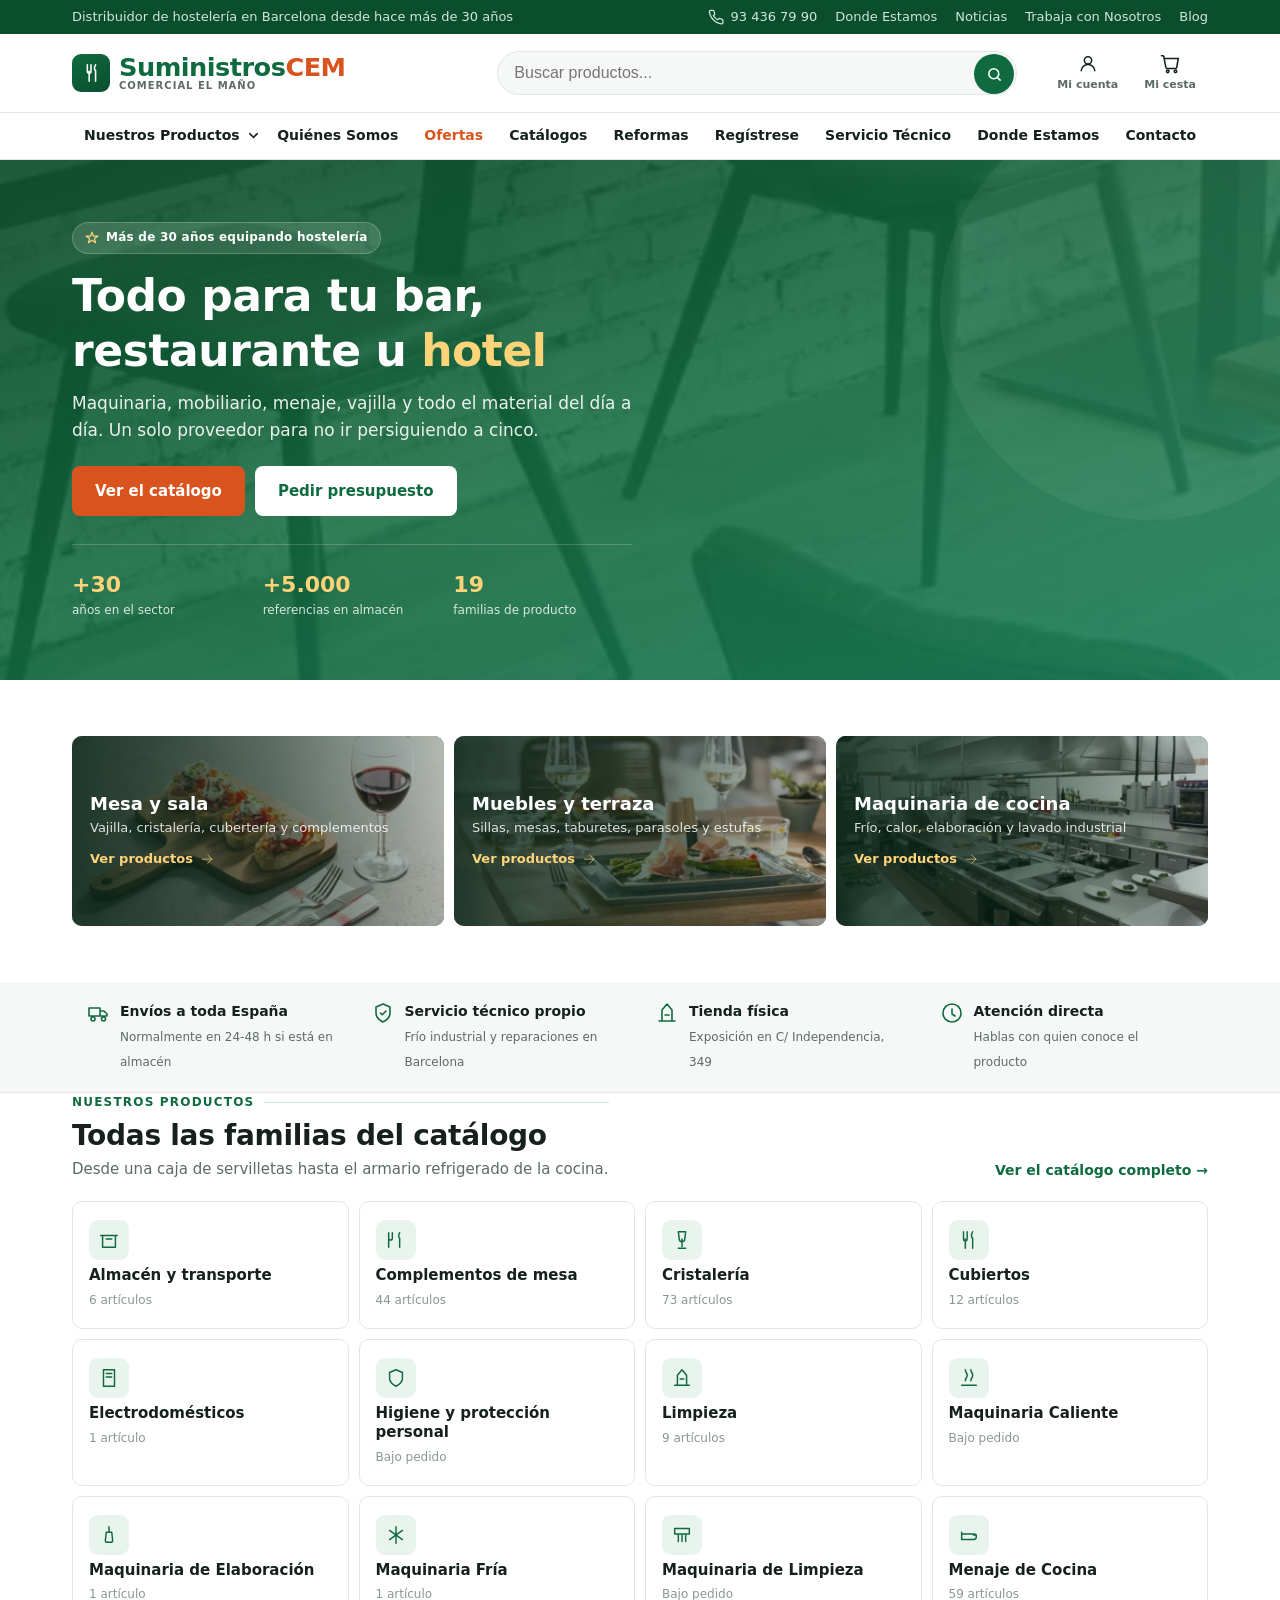
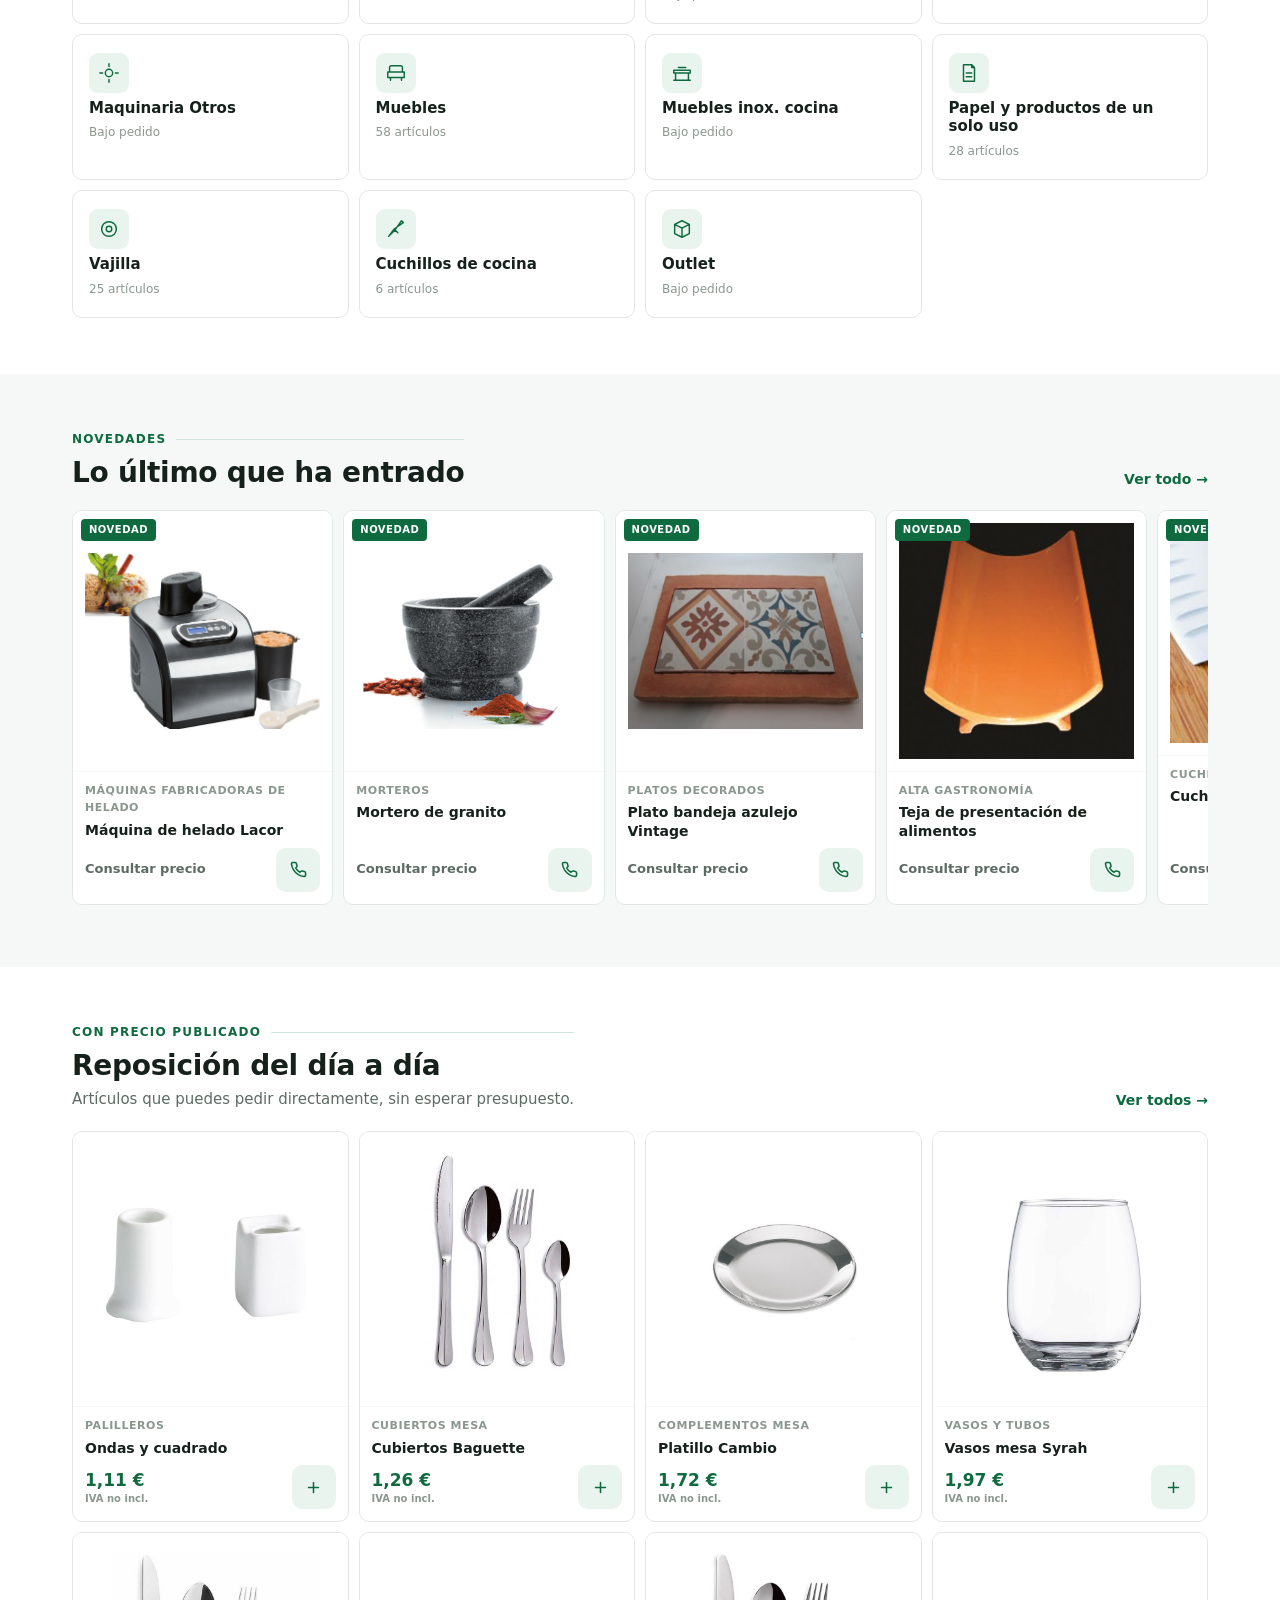
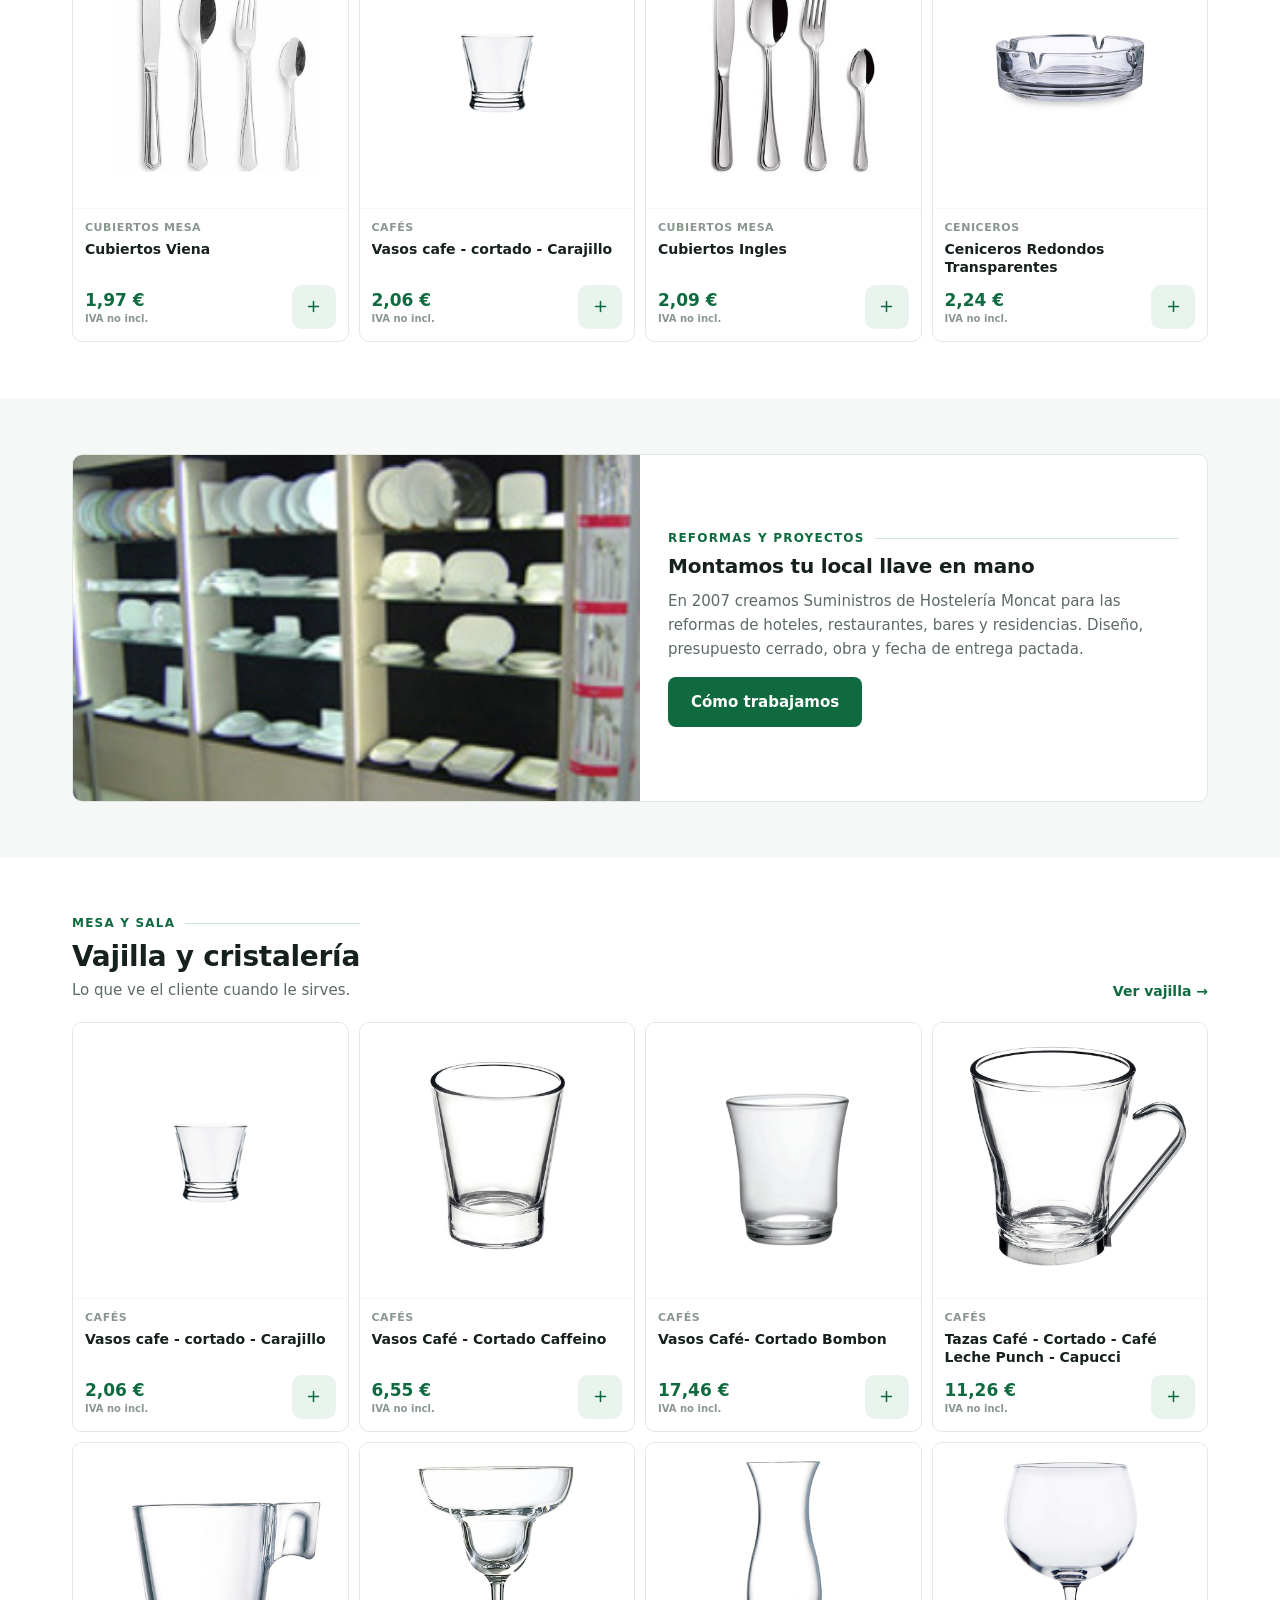
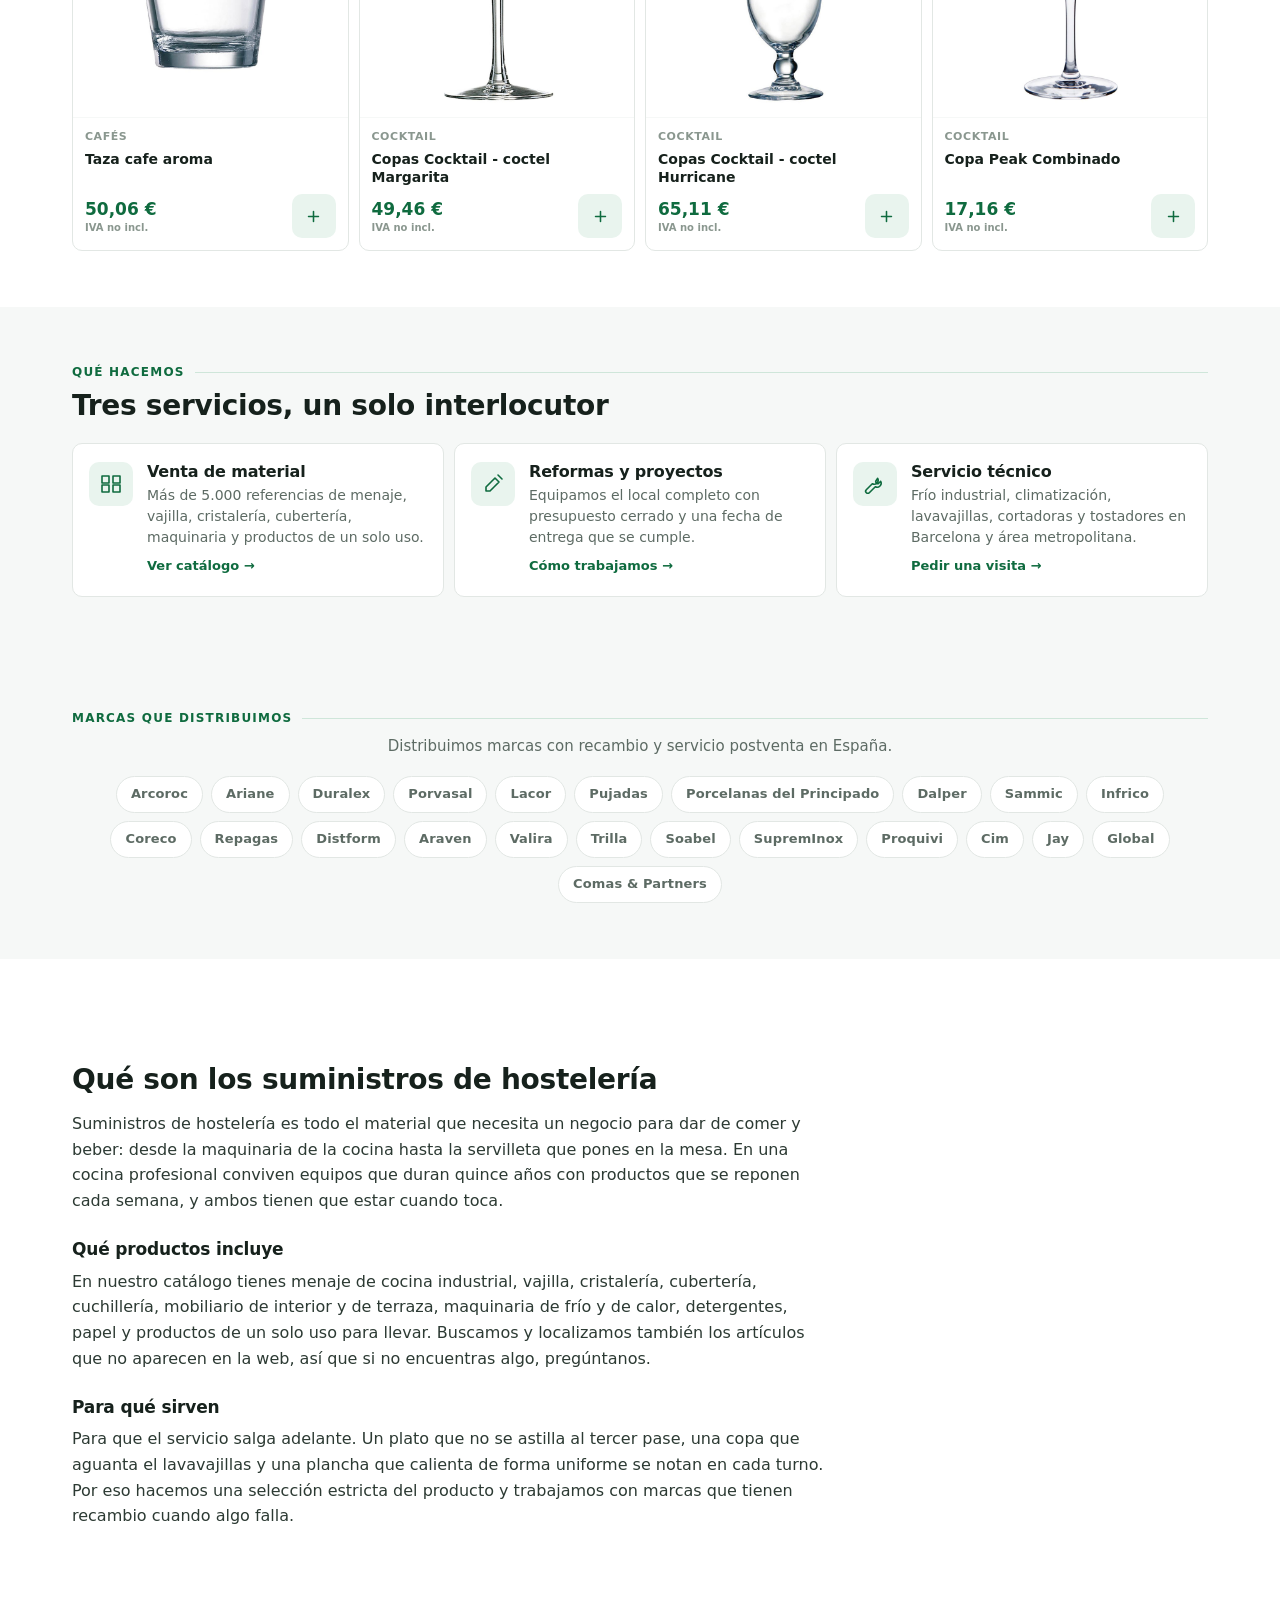
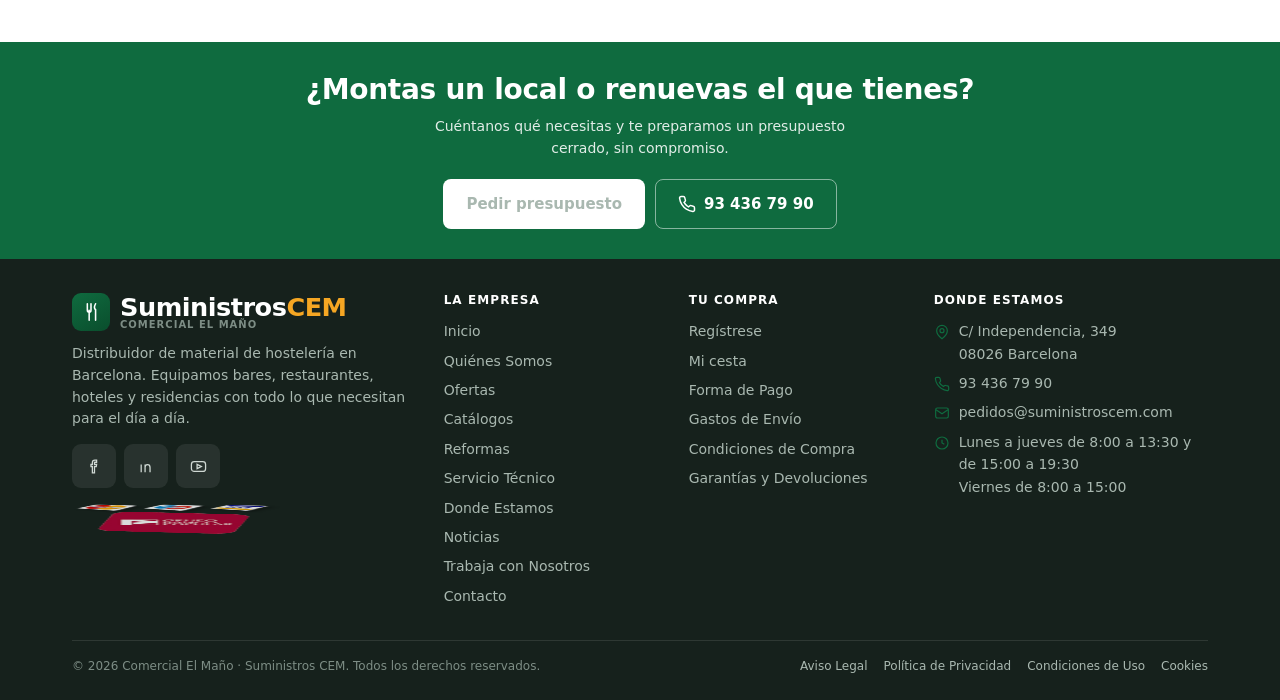
<file: index.html>
<!DOCTYPE html>
<html lang="es">
<head>
<meta charset="utf-8">
<meta name="viewport" content="width=device-width, initial-scale=1, viewport-fit=cover">
<title>Suministros CEM · Comercial El Maño | Suministros de hostelería en Barcelona</title>
<meta name="description" content="Distribuidor de suministros de hostelería en Barcelona desde hace más de 30 años. Maquinaria, mobiliario, menaje, vajilla, cristalería y productos de un solo uso para bares, restaurantes y hoteles.">
<meta name="theme-color" content="#0f6b3f">
<meta name="robots" content="noindex, nofollow">
<meta property="og:type" content="website">
<meta property="og:title" content="Suministros CEM · Comercial El Maño">
<meta property="og:description" content="Todo para tu bar, restaurante u hotel. Más de 30 años equipando la hostelería desde Barcelona.">
<meta property="og:image" content="https://ggeelcano.github.io/suministroscem/img/images_local_inicio.jpg">
<meta property="og:url" content="https://ggeelcano.github.io/suministroscem/">
<meta property="og:locale" content="es_ES">
<link rel="icon" href="data:image/svg+xml,%3Csvg xmlns='http://www.w3.org/2000/svg' viewBox='0 0 32 32'%3E%3Crect width='32' height='32' rx='7' fill='%230f6b3f'/%3E%3Cpath d='M11 7v8a2.5 2.5 0 0 0 5 0V7M13.5 15v10M21 7c-1.6 3-1.6 6 0 7v11' stroke='%23fff' stroke-width='2' fill='none' stroke-linecap='round'/%3E%3C/svg%3E">
<link rel="stylesheet" href="styles.css">
<script type="application/ld+json">
{
  "@context": "https://schema.org",
  "@type": "Store",
  "name": "Suministros CEM · Comercial El Maño",
  "description": "Distribuidor de suministros de hostelería en Barcelona.",
  "telephone": "+34934367990",
  "email": "pedidos@suministroscem.com",
  "address": {
    "@type": "PostalAddress",
    "streetAddress": "Calle Independencia, 349",
    "postalCode": "08026",
    "addressLocality": "Barcelona",
    "addressCountry": "ES"
  },
  "openingHoursSpecification": [
    { "@type": "OpeningHoursSpecification", "dayOfWeek": ["Monday","Tuesday","Wednesday","Thursday"], "opens": "08:00", "closes": "13:30" },
    { "@type": "OpeningHoursSpecification", "dayOfWeek": ["Monday","Tuesday","Wednesday","Thursday"], "opens": "15:00", "closes": "19:30" },
    { "@type": "OpeningHoursSpecification", "dayOfWeek": "Friday", "opens": "08:00", "closes": "15:00" }
  ]
}
</script>
</head>
<body>

<a href="#contenido" class="oculto-visual">Saltar al contenido</a>

<div class="avisobar" id="avisobar" hidden>
  <span id="avisobar-txt"></span>
</div>

<header class="cabecera" id="cabecera">

  <div class="barra-utilidad">
    <div class="contenedor">
      <div class="util-izq">
        <span>Distribuidor de hostelería en Barcelona desde hace más de 30 años</span>
      </div>
      <div class="util-der">
        <a href="tel:+34934367990">
          <svg viewBox="0 0 24 24" width="14" height="14" fill="none" stroke="currentColor" stroke-width="1.9"><path d="M22 16.9v3a2 2 0 0 1-2.2 2 19.8 19.8 0 0 1-8.6-3.1 19.5 19.5 0 0 1-6-6A19.8 19.8 0 0 1 2.1 4.2 2 2 0 0 1 4.1 2h3a2 2 0 0 1 2 1.7c.1 1 .4 1.9.7 2.8a2 2 0 0 1-.5 2.1L8.1 9.9a16 16 0 0 0 6 6l1.3-1.2a2 2 0 0 1 2.1-.5c.9.3 1.8.6 2.8.7a2 2 0 0 1 1.7 2z"/></svg>
          93 436 79 90
        </a>
        <a href="#/donde-estamos">Donde Estamos</a>
        <a href="#/noticias">Noticias</a>
        <a href="#/trabaja-con-nosotros">Trabaja con Nosotros</a>
        <a href="#/blog">Blog</a>
      </div>
    </div>
  </div>

  <div class="cabecera-main">
    <div class="contenedor">

      <button class="btn-icono btn-menu" id="btn-menu" aria-label="Abrir el menú" aria-expanded="false">
        <svg viewBox="0 0 24 24"><path d="M3 6h18M3 12h18M3 18h18" stroke-linecap="round"/></svg>
      </button>

      <a href="#/" class="logo" aria-label="Suministros CEM, ir al inicio">
        <span class="logo-icono" aria-hidden="true">
          <svg viewBox="0 0 24 24"><path d="M8 3v7a2 2 0 0 0 4 0V3M10 10v11M17 3c-1.4 2.6-1.4 5.4 0 6.5V21" stroke-linecap="round"/></svg>
        </span>
        <span class="logo-marca">
          <span class="logo-cem">Suministros<b>CEM</b></span>
          <span class="logo-sub">Comercial El Maño</span>
        </span>
      </a>

      <div class="buscador">
        <form id="form-buscar" role="search" autocomplete="off">
          <label class="oculto-visual" for="q">Buscar productos</label>
          <input type="search" id="q" name="q" placeholder="Buscar productos..." aria-label="Buscar productos">
          <button type="submit" aria-label="Buscar">
            <svg viewBox="0 0 24 24"><circle cx="11" cy="11" r="7"/><path d="M20 20l-3.5-3.5" stroke-linecap="round"/></svg>
          </button>
        </form>
        <div class="sugerencias" id="sugerencias" role="listbox" aria-label="Sugerencias de búsqueda"></div>
      </div>

      <div class="acciones">
        <a href="#/registrese" class="btn-icono" aria-label="Área de cliente">
          <svg viewBox="0 0 24 24"><circle cx="12" cy="8" r="4"/><path d="M4.5 20a7.5 7.5 0 0 1 15 0"/></svg>
          <span class="etiqueta">Mi cuenta</span>
        </a>
        <a href="#/carrito" class="btn-icono" aria-label="Ver la cesta">
          <svg viewBox="0 0 24 24"><path d="M6 6h15l-1.6 9.3a2 2 0 0 1-2 1.7H9.4a2 2 0 0 1-2-1.6L5.2 3.6A1 1 0 0 0 4.2 3H2"/><circle cx="9.5" cy="20" r="1.4"/><circle cx="18" cy="20" r="1.4"/></svg>
          <span class="etiqueta">Mi cesta</span>
          <span class="contador" id="contador-cesta" data-n="0"></span>
        </a>
      </div>

    </div>
  </div>

  <nav class="nav-principal" aria-label="Navegación principal">
    <div class="contenedor">
      <ul>
        <li class="nav-productos" id="nav-productos">
          <button type="button" aria-expanded="false" aria-controls="megamenu">
            Nuestros Productos
            <svg viewBox="0 0 24 24"><path d="M6 9l6 6 6-6" stroke-linecap="round"/></svg>
          </button>
          <div class="megamenu" id="megamenu"></div>
        </li>
        <li><a href="#/quienes-somos">Quiénes Somos</a></li>
        <li><a href="#/ofertas" class="nav-destacado">Ofertas</a></li>
        <li><a href="#/catalogos">Catálogos</a></li>
        <li><a href="#/reformas">Reformas</a></li>
        <li><a href="#/registrese">Regístrese</a></li>
        <li><a href="#/servicio-tecnico">Servicio Técnico</a></li>
        <li><a href="#/donde-estamos">Donde Estamos</a></li>
        <li><a href="#/contacto">Contacto</a></li>
      </ul>
    </div>
  </nav>

</header>

<div class="velo" id="velo"></div>

<aside class="panel-movil" id="panel-movil" aria-label="Menú" aria-hidden="true">
  <div class="panel-cab">
    <span class="logo-marca">
      <span class="logo-cem">Suministros<b>CEM</b></span>
      <span class="logo-sub">Comercial El Maño</span>
    </span>
    <button class="btn-icono" id="btn-cerrar-menu" aria-label="Cerrar el menú">
      <svg viewBox="0 0 24 24"><path d="M18 6L6 18M6 6l12 12" stroke-linecap="round"/></svg>
    </button>
  </div>
  <div class="panel-cuerpo" id="panel-cuerpo"></div>
  <div class="panel-pie">
    <a href="tel:+34934367990">93 436 79 90</a>
    <a href="mailto:pedidos@suministroscem.com">pedidos@suministroscem.com</a>
    C/ Independencia, 349 · 08026 Barcelona
  </div>
</aside>

<main id="contenido"></main>

<footer class="pie">

  <div class="pie-cta">
    <div class="contenedor">
      <h2>¿Montas un local o renuevas el que tienes?</h2>
      <p>Cuéntanos qué necesitas y te preparamos un presupuesto cerrado, sin compromiso.</p>
      <div class="portada-botones">
        <a href="#/contacto" class="btn btn-blanco">Pedir presupuesto</a>
        <a href="tel:+34934367990" class="btn btn-linea" style="background:transparent;border-color:rgba(255,255,255,.5);color:#fff">
          <svg viewBox="0 0 24 24"><path d="M22 16.9v3a2 2 0 0 1-2.2 2 19.8 19.8 0 0 1-8.6-3.1 19.5 19.5 0 0 1-6-6A19.8 19.8 0 0 1 2.1 4.2 2 2 0 0 1 4.1 2h3a2 2 0 0 1 2 1.7c.1 1 .4 1.9.7 2.8a2 2 0 0 1-.5 2.1L8.1 9.9a16 16 0 0 0 6 6l1.3-1.2a2 2 0 0 1 2.1-.5c.9.3 1.8.6 2.8.7a2 2 0 0 1 1.7 2z"/></svg>
          93 436 79 90
        </a>
      </div>
    </div>
  </div>

  <div class="contenedor">
    <div class="pie-grid">

      <div>
        <div class="pie-marca">
          <span class="logo-icono" aria-hidden="true">
            <svg viewBox="0 0 24 24"><path d="M8 3v7a2 2 0 0 0 4 0V3M10 10v11M17 3c-1.4 2.6-1.4 5.4 0 6.5V21" stroke-linecap="round"/></svg>
          </span>
          <span class="logo-marca">
            <span class="logo-cem">Suministros<b>CEM</b></span>
            <span class="logo-sub">Comercial El Maño</span>
          </span>
        </div>
        <p class="pie-desc">Distribuidor de material de hostelería en Barcelona. Equipamos bares, restaurantes, hoteles y residencias con todo lo que necesitan para el día a día.</p>
        <div class="pie-social">
          <a href="https://www.facebook.com/SuministrosCem" target="_blank" rel="noopener" aria-label="Facebook"><svg viewBox="0 0 24 24"><path d="M15 3h-2.5A3.5 3.5 0 0 0 9 6.5V9H7v3h2v9h3v-9h2.5l.5-3H12V6.5c0-.3.2-.5.5-.5H15z"/></svg></a>
          <a href="https://www.linkedin.com/company/comercial-el-ma-o" target="_blank" rel="noopener" aria-label="LinkedIn"><svg viewBox="0 0 24 24"><path d="M4.5 9v11M4.5 5.5v.01M10 20V9m0 4c0-2 1.5-3.5 3.5-3.5S17 11 17 13.5V20"/></svg></a>
          <a href="https://www.youtube.com/channel/UCsAcheAfATPoR-mze8Fs9eg" target="_blank" rel="noopener" aria-label="YouTube"><svg viewBox="0 0 24 24"><rect x="2" y="5" width="20" height="14" rx="4"/><path d="M10 9l6 3-6 3z"/></svg></a>
        </div>
        <div class="pie-pago">
          <img src="img/imagenes_home-tarjetas-pago.png" alt="Formas de pago admitidas" loading="lazy" width="210" height="30">
        </div>
      </div>

      <div>
        <h4>La empresa</h4>
        <ul>
          <li><a href="#/">Inicio</a></li>
          <li><a href="#/quienes-somos">Quiénes Somos</a></li>
          <li><a href="#/ofertas">Ofertas</a></li>
          <li><a href="#/catalogos">Catálogos</a></li>
          <li><a href="#/reformas">Reformas</a></li>
          <li><a href="#/servicio-tecnico">Servicio Técnico</a></li>
          <li><a href="#/donde-estamos">Donde Estamos</a></li>
          <li><a href="#/noticias">Noticias</a></li>
          <li><a href="#/trabaja-con-nosotros">Trabaja con Nosotros</a></li>
          <li><a href="#/contacto">Contacto</a></li>
        </ul>
      </div>

      <div>
        <h4>Tu compra</h4>
        <ul>
          <li><a href="#/registrese">Regístrese</a></li>
          <li><a href="#/carrito">Mi cesta</a></li>
          <li><a href="#/forma-de-pago">Forma de Pago</a></li>
          <li><a href="#/gastos-de-envio">Gastos de Envío</a></li>
          <li><a href="#/condiciones-de-compra">Condiciones de Compra</a></li>
          <li><a href="#/garantias-y-devoluciones">Garantías y Devoluciones</a></li>
        </ul>
      </div>

      <div>
        <h4>Donde estamos</h4>
        <ul class="pie-contacto">
          <li>
            <svg viewBox="0 0 24 24"><path d="M20 10c0 6-8 12-8 12s-8-6-8-12a8 8 0 0 1 16 0z"/><circle cx="12" cy="10" r="3"/></svg>
            <span>C/ Independencia, 349<br>08026 Barcelona</span>
          </li>
          <li>
            <svg viewBox="0 0 24 24"><path d="M22 16.9v3a2 2 0 0 1-2.2 2 19.8 19.8 0 0 1-8.6-3.1 19.5 19.5 0 0 1-6-6A19.8 19.8 0 0 1 2.1 4.2 2 2 0 0 1 4.1 2h3a2 2 0 0 1 2 1.7c.1 1 .4 1.9.7 2.8a2 2 0 0 1-.5 2.1L8.1 9.9a16 16 0 0 0 6 6l1.3-1.2a2 2 0 0 1 2.1-.5c.9.3 1.8.6 2.8.7a2 2 0 0 1 1.7 2z"/></svg>
            <a href="tel:+34934367990">93 436 79 90</a>
          </li>
          <li>
            <svg viewBox="0 0 24 24"><rect x="2.5" y="4.5" width="19" height="15" rx="2.5"/><path d="M3 7l9 6 9-6"/></svg>
            <a href="mailto:pedidos@suministroscem.com">pedidos@suministroscem.com</a>
          </li>
          <li>
            <svg viewBox="0 0 24 24"><circle cx="12" cy="12" r="9"/><path d="M12 7v5l3.5 2"/></svg>
            <span>Lunes a jueves de 8:00 a 13:30 y de 15:00 a 19:30<br>Viernes de 8:00 a 15:00</span>
          </li>
        </ul>
      </div>

    </div>

    <div class="pie-legal">
      <span>© <span id="anio">2026</span> Comercial El Maño · Suministros CEM. Todos los derechos reservados.</span>
      <ul>
        <li><a href="#/aviso-legal">Aviso Legal</a></li>
        <li><a href="#/politica-de-privacidad">Política de Privacidad</a></li>
        <li><a href="#/condiciones-de-uso">Condiciones de Uso</a></li>
        <li><a href="#/cookies">Cookies</a></li>
      </ul>
    </div>
  </div>
</footer>

<nav class="barra-movil" aria-label="Accesos rápidos">
  <a href="#/" data-ruta="/"><svg viewBox="0 0 24 24"><path d="M3 11l9-8 9 8"/><path d="M5.5 9.5V20h13V9.5"/></svg>Inicio</a>
  <a href="#/catalogo" data-ruta="/catalogo"><svg viewBox="0 0 24 24"><path d="M3 4h7v7H3zM14 4h7v7h-7zM3 13h7v7H3zM14 13h7v7h-7z"/></svg>Catálogo</a>
  <a href="#/contacto" data-ruta="/contacto"><svg viewBox="0 0 24 24"><path d="M22 16.9v3a2 2 0 0 1-2.2 2 19.8 19.8 0 0 1-8.6-3.1 19.5 19.5 0 0 1-6-6A19.8 19.8 0 0 1 2.1 4.2 2 2 0 0 1 4.1 2h3a2 2 0 0 1 2 1.7c.1 1 .4 1.9.7 2.8a2 2 0 0 1-.5 2.1L8.1 9.9a16 16 0 0 0 6 6l1.3-1.2a2 2 0 0 1 2.1-.5c.9.3 1.8.6 2.8.7a2 2 0 0 1 1.7 2z"/></svg>Contacto</a>
  <a href="#/carrito" data-ruta="/carrito"><svg viewBox="0 0 24 24"><path d="M6 6h15l-1.6 9.3a2 2 0 0 1-2 1.7H9.4a2 2 0 0 1-2-1.6L5.2 3.6A1 1 0 0 0 4.2 3H2"/><circle cx="9.5" cy="20" r="1.4"/><circle cx="18" cy="20" r="1.4"/></svg>Cesta<span class="contador" id="contador-cesta-movil" data-n="0"></span></a>
</nav>

<div class="tostada" id="tostada" role="status" aria-live="polite">
  <svg viewBox="0 0 24 24"><path d="M4 12.5l5 5L20 6.5" stroke-linecap="round" stroke-linejoin="round"/></svg>
  <span id="tostada-txt"></span>
</div>

<script src="data.js"></script>
<script src="app.js"></script>
</body>
</html>
</file>
<file: styles.css>
/* ==========================================================================
   Suministros CEM · Comercial El Maño
   Hoja de estilo principal
   ========================================================================== */

:root {
  --verde: #0f6b3f;
  --verde-osc: #0a4e2d;
  --verde-claro: #e9f4ee;
  --verde-borde: #cfe6da;
  --naranja: #d9531e;
  --naranja-osc: #b8410f;
  --tinta: #16211c;
  --gris: #5d6b64;
  --gris-claro: #8a978f;
  --linea: #e2e7e4;
  --fondo: #ffffff;
  --fondo-alt: #f6f8f7;
  --amarillo: #f5a623;
  --radio: 10px;
  --sombra: 0 1px 3px rgba(22, 33, 28, .08), 0 6px 20px rgba(22, 33, 28, .06);
  --sombra-alta: 0 4px 12px rgba(22, 33, 28, .1), 0 16px 40px rgba(22, 33, 28, .1);
  --cab: 116px;
}

* { box-sizing: border-box; }

html {
  -webkit-text-size-adjust: 100%;
  overflow-x: hidden;
}

/* El overflow-x va solo en html. Declararlo también en body deja a la cabecera
   dentro de un contenedor de scroll y su position:sticky deja de pegarse. */
body {
  margin: 0;
  width: 100%;
  max-width: 100%;
  font-family: system-ui, -apple-system, "Segoe UI", Roboto, "Helvetica Neue", Arial, sans-serif;
  font-size: 16px;
  line-height: 1.6;
  color: var(--tinta);
  background: var(--fondo);
  padding-bottom: calc(56px + env(safe-area-inset-bottom, 0px));
}

img { max-width: 100%; display: block; }

/* Tamaño por defecto para los iconos que genera el JS. Al ir sin clase, cualquier
   regla más específica lo sobrescribe; sin esto se pintaban a 108px. */
svg {
  width: 1.25em; height: 1.25em; fill: none; stroke: currentColor;
  flex-shrink: 0; max-width: 100%;
}
a { color: var(--verde); text-decoration: none; }
a:hover { text-decoration: underline; }
button { font: inherit; cursor: pointer; }

h1, h2, h3, h4 { line-height: 1.25; margin: 0 0 .5em; font-weight: 700; letter-spacing: -.01em; }
h1 { font-size: clamp(1.5rem, 4.5vw, 2.25rem); }
h2 { font-size: clamp(1.25rem, 3.5vw, 1.75rem); }
h3 { font-size: 1.0625rem; }

.contenedor {
  width: 100%; max-width: 1200px; margin: 0 auto;
  padding-left: calc(16px + env(safe-area-inset-left, 0px));
  padding-right: calc(16px + env(safe-area-inset-right, 0px));
}

.oculto-visual {
  position: absolute; width: 1px; height: 1px; overflow: hidden;
  clip: rect(0 0 0 0); white-space: nowrap;
}

/* ---------- Aviso superior ---------- */
.avisobar {
  background: var(--amarillo);
  color: #3d2a00;
  font-size: .8125rem;
  font-weight: 600;
  text-align: center;
  padding: 7px 16px;
}
.avisobar span { display: inline-block; }

/* ---------- Cabecera ---------- */
.cabecera {
  position: sticky; top: 0; z-index: 60;
  background: #fff;
  border-bottom: 1px solid var(--linea);
}
.cabecera.compacta { box-shadow: 0 2px 12px rgba(22, 33, 28, .09); }

.barra-utilidad {
  display: none;
  background: var(--verde-osc);
  color: #cfe6da;
  font-size: .8125rem;
}
.barra-utilidad .contenedor {
  display: flex; align-items: center; justify-content: space-between; gap: 20px;
  min-height: 34px;
}
.barra-utilidad a { color: #cfe6da; }
.barra-utilidad a:hover { color: #fff; }
.util-izq, .util-der { display: flex; align-items: center; gap: 18px; }
.util-der a { display: inline-flex; align-items: center; gap: 6px; }

.cabecera-main .contenedor {
  display: flex; align-items: center; flex-wrap: wrap; gap: 8px;
  min-height: 62px; padding-top: 8px; padding-bottom: 8px;
}

/* flex-basis 0: el logo cede ancho antes que provocar un salto de línea, que
   por debajo de 378px partía la cabecera en tres filas. */
.logo { display: flex; align-items: center; gap: 9px; flex: 1 1 0; min-width: 0; }
.logo:hover { text-decoration: none; }
.logo-marca { display: flex; flex-direction: column; line-height: 1.05; min-width: 0; }
.logo-cem {
  font-size: 1.2rem; font-weight: 800; color: var(--verde);
  letter-spacing: -.02em; white-space: nowrap;
}
.logo-cem b { color: var(--naranja); font-weight: 800; }
.logo-sub {
  font-size: .625rem; text-transform: uppercase; letter-spacing: .1em;
  color: var(--gris); font-weight: 600;
}
.logo-icono {
  width: 38px; height: 38px; border-radius: 9px;
  background: linear-gradient(150deg, var(--verde) 0%, var(--verde-osc) 100%);
  display: grid; place-items: center; flex-shrink: 0;
}
.logo-icono svg { width: 22px; height: 22px; stroke: #fff; fill: none; stroke-width: 1.7; }

/* Buscador. En móvil ocupa su propia fila: en la cabecera no caben a la vez
   el logo, el campo y los accesos, y el campo acababa aplastado a 60px. */
.buscador {
  order: 10; flex: 1 0 100%; position: relative;
  max-width: none; margin: 0 0 2px;
}
.buscador form { display: flex; }
.buscador input {
  width: 100%; font-size: 1rem; padding: 12px 48px 12px 16px;
  border: 1.5px solid var(--linea); border-radius: 999px;
  background: var(--fondo-alt); color: var(--tinta);
  transition: border-color .15s, background .15s;
  -webkit-appearance: none; appearance: none;
}
/* iOS pinta su propio campo de búsqueda, con una X de cancelar que se solapa
   con el botón de la lupa. */
.buscador input::-webkit-search-decoration,
.buscador input::-webkit-search-cancel-button,
.buscador input::-webkit-search-results-button,
.buscador input::-webkit-search-results-decoration { -webkit-appearance: none; display: none; }
.buscador input:focus {
  outline: none; border-color: var(--verde); background: #fff;
  box-shadow: 0 0 0 3px rgba(15, 107, 63, .12);
}
.buscador button {
  position: absolute; right: 3px; top: 3px;
  width: 40px; height: 40px; border: 0; border-radius: 50%;
  background: var(--verde); display: grid; place-items: center;
}
.buscador button svg { width: 17px; height: 17px; stroke: #fff; fill: none; stroke-width: 2.2; }

.sugerencias {
  position: absolute; top: calc(100% + 8px); left: 0; right: 0; z-index: 70;
  background: #fff; border: 1px solid var(--linea); border-radius: var(--radio);
  box-shadow: var(--sombra-alta); max-height: 320px; overflow-y: auto; display: none;
}
.sugerencias.abierto { display: block; }
.sug-item {
  display: flex; align-items: center; gap: 12px; padding: 9px 12px;
  border-bottom: 1px solid var(--fondo-alt); color: var(--tinta);
}
.sug-item:last-child { border-bottom: 0; }
.sug-item:hover, .sug-item:focus { background: var(--verde-claro); text-decoration: none; }
.sug-item img { width: 40px; height: 40px; object-fit: contain; flex-shrink: 0; }
.sug-txt { min-width: 0; flex: 1; }
.sug-nom {
  font-size: .875rem; font-weight: 600;
  white-space: nowrap; overflow: hidden; text-overflow: ellipsis;
}
.sug-cat { font-size: .75rem; color: var(--gris-claro); }
.sug-pre { font-size: .875rem; font-weight: 700; color: var(--verde); flex-shrink: 0; }
.sug-todos {
  display: block; text-align: center; padding: 10px; font-size: .875rem;
  font-weight: 600; background: var(--fondo-alt);
}

/* Acciones cabecera */
.acciones { display: flex; align-items: center; gap: 2px; flex-shrink: 0; }
.btn-icono {
  width: 44px; height: 44px; border: 0; background: none; border-radius: 9px;
  display: grid; place-items: center; position: relative; color: var(--tinta);
}
.btn-icono:hover { background: var(--fondo-alt); text-decoration: none; }
.btn-icono svg { width: 22px; height: 22px; stroke: currentColor; fill: none; stroke-width: 1.7; }
.btn-icono .etiqueta { display: none; }
.contador {
  position: absolute; top: 3px; right: 3px; min-width: 18px; height: 18px;
  padding: 0 5px; border-radius: 9px; background: var(--naranja); color: #fff;
  font-size: .6875rem; font-weight: 700; display: grid; place-items: center;
  line-height: 1;
}
.contador:empty, .contador[data-n="0"] { display: none; }

/* Navegación de escritorio */
.nav-principal { display: none; border-top: 1px solid var(--linea); background: #fff; }
.nav-principal ul {
  list-style: none; margin: 0; padding: 0;
  display: flex; align-items: stretch; gap: 2px;
}
.nav-principal > .contenedor > ul > li > a,
.nav-principal > .contenedor > ul > li > button {
  display: flex; align-items: center; gap: 6px;
  padding: 11px 12px; font-size: .875rem; font-weight: 600;
  color: var(--tinta); background: none; border: 0; white-space: nowrap;
  border-bottom: 2.5px solid transparent;
}
.nav-principal a:hover, .nav-principal button:hover { text-decoration: none; color: var(--verde); }
.nav-principal a.activo { color: var(--verde); border-bottom-color: var(--verde); }
.nav-destacado { color: var(--naranja) !important; }

.nav-productos { position: relative; }
.nav-productos > button svg { width: 15px; height: 15px; stroke: currentColor; fill: none; stroke-width: 2.4; transition: transform .18s; }
.nav-productos.abierto > button svg { transform: rotate(180deg); }
.nav-productos.abierto > button { color: var(--verde); }

.megamenu {
  position: absolute; top: 100%; left: 0; z-index: 65;
  width: min(940px, calc(100vw - 32px));
  background: #fff; border: 1px solid var(--linea); border-top: 0;
  border-radius: 0 0 var(--radio) var(--radio); box-shadow: var(--sombra-alta);
  padding: 20px; display: none;
  grid-template-columns: repeat(3, 1fr); gap: 4px 24px;
}
.nav-productos.abierto .megamenu { display: grid; }
.mega-fam { padding: 6px 8px; border-radius: 7px; }
.mega-fam:hover { background: var(--verde-claro); text-decoration: none; }
.mega-fam-nom {
  display: flex; align-items: center; gap: 8px;
  font-size: .875rem; font-weight: 700; color: var(--tinta);
}
.mega-fam-nom svg { width: 17px; height: 17px; stroke: var(--verde); fill: none; stroke-width: 1.6; flex-shrink: 0; }
.mega-fam-subs {
  font-size: .75rem; color: var(--gris-claro); margin-left: 25px;
  white-space: nowrap; overflow: hidden; text-overflow: ellipsis;
}

/* ---------- Menú móvil ---------- */
.velo {
  position: fixed; inset: 0; z-index: 90; background: rgba(22, 33, 28, .5);
  opacity: 0; pointer-events: none; transition: opacity .22s;
}
.velo.abierto { opacity: 1; pointer-events: auto; }

.panel-movil {
  position: fixed; top: 0; left: 0; bottom: 0; z-index: 95;
  width: min(340px, 88vw); background: #fff;
  transform: translateX(-100%);
  visibility: hidden; /* cerrado no debe ser enfocable con el teclado */
  transition: transform .26s cubic-bezier(.4, 0, .2, 1), visibility .26s;
  display: flex; flex-direction: column;
}
.panel-movil.abierto { transform: translateX(0); visibility: visible; }
.panel-cab {
  display: flex; align-items: center; justify-content: space-between;
  padding: 12px 14px; border-bottom: 1px solid var(--linea); flex-shrink: 0;
}
.panel-cuerpo { overflow-y: auto; flex: 1; }
.panel-seccion {
  font-size: .6875rem; text-transform: uppercase; letter-spacing: .09em;
  font-weight: 700; color: var(--gris-claro);
  padding: 16px 16px 6px;
}
.panel-enlace {
  display: flex; align-items: center; justify-content: space-between; gap: 10px;
  padding: 12px 16px; font-size: .9375rem; font-weight: 600; color: var(--tinta);
  border-bottom: 1px solid var(--fondo-alt); width: 100%;
  background: none; border-left: 0; border-right: 0; border-top: 0; text-align: left;
}
.panel-enlace:hover { text-decoration: none; background: var(--fondo-alt); }
.panel-enlace svg { width: 16px; height: 16px; stroke: var(--gris-claro); fill: none; stroke-width: 2.2; flex-shrink: 0; transition: transform .18s; }
.panel-enlace .ico-fam { width: 19px; height: 19px; stroke: var(--verde); stroke-width: 1.6; margin-right: 10px; }
.panel-enlace.abierto svg.chev { transform: rotate(180deg); }
.panel-subs { display: none; background: var(--fondo-alt); padding: 4px 0 8px; }
.panel-subs.abierto { display: block; }
.panel-subs a {
  display: block; padding: 8px 16px 8px 46px; font-size: .875rem; color: var(--gris);
}
.panel-subs a:hover { color: var(--verde); text-decoration: none; }
.panel-pie {
  border-top: 1px solid var(--linea); padding: 14px 16px; flex-shrink: 0;
  font-size: .8125rem; color: var(--gris); background: var(--fondo-alt);
}
.panel-pie a { display: block; font-weight: 600; margin-bottom: 3px; }

/* ---------- Botones ---------- */
.btn {
  display: inline-flex; align-items: center; justify-content: center; gap: 8px;
  padding: 12px 22px; border-radius: 8px; border: 1.5px solid transparent;
  font-size: .9375rem; font-weight: 700; text-align: center;
  transition: background .15s, border-color .15s, color .15s, transform .1s;
}
.btn:hover { text-decoration: none; }
.btn:active { transform: translateY(1px); }
.btn svg { width: 18px; height: 18px; stroke: currentColor; fill: none; stroke-width: 2; flex-shrink: 0; }
.btn-primario { background: var(--naranja); color: #fff; }
.btn-primario:hover { background: var(--naranja-osc); color: #fff; }
.btn-verde { background: var(--verde); color: #fff; }
.btn-verde:hover { background: var(--verde-osc); color: #fff; }
.btn-linea { border-color: var(--linea); color: var(--tinta); background: #fff; }
.btn-linea:hover { border-color: var(--verde); color: var(--verde); }
.btn-blanco { background: #fff; color: var(--verde); }
.btn-blanco:hover { background: var(--verde-claro); color: var(--verde-osc); }
.btn-bloque { width: 100%; }
.btn-peq { padding: 8px 14px; font-size: .8125rem; }

/* ---------- Migas ---------- */
.migas {
  display: flex; flex-wrap: wrap; align-items: center; gap: 6px;
  font-size: .8125rem; color: var(--gris-claro); padding: 14px 0 0;
}
.migas a { color: var(--gris); }
.migas span[aria-current] { color: var(--tinta); font-weight: 600; }
.migas .sep { opacity: .5; }

/* ---------- Portada ---------- */
.portada {
  background:
    linear-gradient(165deg, rgba(10, 78, 45, .90) 0%, rgba(15, 107, 63, .84) 52%, rgba(18, 122, 84, .88) 100%),
    url('img/amb-banda.webp') center / cover no-repeat;
  background-color: var(--verde-osc);
  color: #fff; position: relative; overflow: hidden;
}
.portada::after {
  content: ''; position: absolute; right: -80px; top: -60px;
  width: 420px; height: 420px; border-radius: 50%;
  background: rgba(255, 255, 255, .05);
}
.portada .contenedor { position: relative; z-index: 2; padding-top: 34px; padding-bottom: 34px; }
.portada-marca {
  display: inline-flex; align-items: center; gap: 7px;
  background: rgba(255, 255, 255, .13); border: 1px solid rgba(255, 255, 255, .2);
  padding: 5px 12px; border-radius: 999px;
  font-size: .75rem; font-weight: 600; letter-spacing: .02em; margin-bottom: 14px;
  max-width: 100%;
}
.portada-marca svg {
  width: 14px; height: 14px; stroke: #ffd479; fill: none; stroke-width: 2;
}
.portada h1 { color: #fff; margin-bottom: 12px; max-width: 17ch; }
.portada h1 em { font-style: normal; color: #ffd479; }
.portada p { font-size: 1.0625rem; color: rgba(255, 255, 255, .9); max-width: 52ch; margin: 0 0 22px; }
.portada-botones { display: flex; flex-wrap: wrap; gap: 10px; }
.portada-datos {
  display: grid; grid-template-columns: repeat(3, 1fr); gap: 12px;
  margin-top: 28px; padding-top: 22px; border-top: 1px solid rgba(255, 255, 255, .18);
}
.portada-dato strong { display: block; font-size: 1.375rem; font-weight: 800; color: #ffd479; }
.portada-dato span { font-size: .75rem; color: rgba(255, 255, 255, .82); line-height: 1.35; display: block; }

/* ---------- Ventajas ---------- */
.ventajas { background: var(--fondo-alt); border-bottom: 1px solid var(--linea); }
.ventajas-grid {
  display: grid; grid-template-columns: repeat(2, 1fr); gap: 2px;
  padding: 0;
}
.ventaja {
  display: flex; align-items: flex-start; gap: 10px; padding: 16px 12px;
  background: var(--fondo-alt);
}
.ventaja svg { width: 24px; height: 24px; stroke: var(--verde); fill: none; stroke-width: 1.6; flex-shrink: 0; margin-top: 1px; }
.ventaja strong { display: block; font-size: .875rem; }
.ventaja span { font-size: .75rem; color: var(--gris); line-height: 1.4; }

/* ---------- Accesos con foto ---------- */
.mundos { display: grid; grid-template-columns: 1fr; gap: 10px; }
.mundo {
  position: relative; display: block; overflow: hidden;
  border-radius: var(--radio); color: #fff; min-height: 148px;
  background: var(--verde-osc);
}
.mundo:hover { text-decoration: none; }
.mundo img {
  position: absolute; inset: 0; width: 100%; height: 100%;
  object-fit: cover; transition: transform .4s ease;
}
.mundo:hover img { transform: scale(1.06); }
.mundo::after {
  content: ''; position: absolute; inset: 0;
  background: linear-gradient(90deg, rgba(10, 40, 26, .88) 0%, rgba(10, 40, 26, .62) 55%, rgba(10, 40, 26, .28) 100%);
}
.mundo-txt {
  position: relative; z-index: 2; padding: 20px 18px;
  display: flex; flex-direction: column; justify-content: center; min-height: 148px;
}
.mundo-txt strong { font-size: 1.125rem; line-height: 1.2; }
.mundo-txt span { font-size: .8125rem; color: rgba(255, 255, 255, .85); margin-top: 3px; }
.mundo-txt em {
  font-style: normal; font-size: .8125rem; font-weight: 700; margin-top: 10px;
  display: inline-flex; align-items: center; gap: 6px; color: #ffd479;
}

/* ---------- Secciones ---------- */
.seccion { padding: 36px 0; }
.seccion-alt { background: var(--fondo-alt); }
.seccion-cab {
  display: flex; align-items: flex-end; justify-content: space-between;
  gap: 16px; margin-bottom: 20px; flex-wrap: wrap;
}
.seccion-cab h2 { margin: 0; }
.seccion-cab p { margin: 4px 0 0; color: var(--gris); font-size: .9375rem; }
.seccion-cab a { font-size: .875rem; font-weight: 700; white-space: nowrap; }
.titulo-linea {
  display: flex; align-items: center; gap: 10px;
  font-size: .75rem; text-transform: uppercase; letter-spacing: .1em;
  color: var(--verde); font-weight: 700; margin-bottom: 6px;
}
.titulo-linea::after { content: ''; height: 1px; background: var(--verde-borde); flex: 1; }

/* ---------- Rejilla de familias ---------- */
.familias { display: grid; grid-template-columns: repeat(2, 1fr); gap: 10px; }
.familia {
  display: flex; flex-direction: column; gap: 6px;
  padding: 16px 14px; background: #fff; border: 1px solid var(--linea);
  border-radius: var(--radio); color: var(--tinta);
  transition: border-color .15s, box-shadow .15s, transform .15s;
}
.familia:hover {
  text-decoration: none; border-color: var(--verde); box-shadow: var(--sombra);
  transform: translateY(-2px);
}
.familia-ico {
  width: 40px; height: 40px; border-radius: 9px; background: var(--verde-claro);
  display: grid; place-items: center;
}
.familia-ico svg { width: 22px; height: 22px; stroke: var(--verde); fill: none; stroke-width: 1.6; }
.familia strong { font-size: .9375rem; line-height: 1.25; }
.familia span { font-size: .75rem; color: var(--gris-claro); }

/* ---------- Tarjetas de producto ---------- */
.productos {
  display: grid; grid-template-columns: repeat(2, 1fr); gap: 10px;
}
.producto {
  display: flex; flex-direction: column; background: #fff;
  border: 1px solid var(--linea); border-radius: var(--radio); overflow: hidden;
  color: var(--tinta); position: relative;
  transition: border-color .15s, box-shadow .15s;
}
.producto:hover { text-decoration: none; border-color: var(--verde-borde); box-shadow: var(--sombra); }
.producto-img {
  aspect-ratio: 1; background: #fff; padding: 12px;
  display: grid; place-items: center; overflow: hidden;
}
.producto-img img {
  max-width: 100%; max-height: 100%; width: auto; height: auto;
  object-fit: contain; transition: transform .25s;
}
.producto:hover .producto-img img { transform: scale(1.05); }
.producto-cuerpo {
  padding: 10px 12px 12px; display: flex; flex-direction: column; gap: 4px;
  flex: 1; border-top: 1px solid var(--fondo-alt);
}
.producto-cat {
  font-size: .6875rem; text-transform: uppercase; letter-spacing: .05em;
  color: var(--gris-claro); font-weight: 600;
}
.producto-nom {
  font-size: .875rem; font-weight: 600; line-height: 1.3; flex: 1;
  display: -webkit-box; -webkit-line-clamp: 2; -webkit-box-orient: vertical;
  overflow: hidden;
}
.producto-pie { display: flex; align-items: center; justify-content: space-between; gap: 8px; margin-top: 4px; }
.producto-precio { font-size: 1.0625rem; font-weight: 800; color: var(--verde); }
.producto-precio small { font-size: .625rem; font-weight: 600; color: var(--gris-claro); display: block; margin-top: -3px; }
.producto-consultar { font-size: .8125rem; font-weight: 700; color: var(--gris); }
.btn-add {
  width: 44px; height: 44px; border-radius: 10px; border: 0;
  background: var(--verde-claro); display: grid; place-items: center; flex-shrink: 0;
  transition: background .15s;
}
.btn-add:hover { background: var(--verde); }
.btn-add svg { width: 17px; height: 17px; stroke: var(--verde); fill: none; stroke-width: 2.2; }
.btn-add:hover svg { stroke: #fff; }
.etiqueta-prod {
  position: absolute; top: 8px; left: 8px; z-index: 2;
  background: var(--naranja); color: #fff; font-size: .625rem; font-weight: 800;
  text-transform: uppercase; letter-spacing: .05em; padding: 3px 8px; border-radius: 4px;
}
.etiqueta-prod.nueva { background: var(--verde); }

/* ---------- Carrusel horizontal ---------- */
.carrusel {
  display: grid; grid-auto-flow: column; grid-auto-columns: 62%;
  gap: 10px; overflow-x: auto; scroll-snap-type: x mandatory;
  padding-bottom: 6px; margin: 0 -16px; padding-left: 16px;
  scrollbar-width: thin;
}
.carrusel > * { scroll-snap-align: start; }
.carrusel > *:last-child { margin-right: 16px; }
.carrusel::-webkit-scrollbar { height: 5px; }
.carrusel::-webkit-scrollbar-thumb { background: var(--verde-borde); border-radius: 3px; }

/* ---------- Banda de marcas ---------- */
.marcas {
  display: flex; flex-wrap: wrap; gap: 8px; justify-content: center;
}
.marca {
  font-size: .8125rem; font-weight: 700; color: var(--gris);
  border: 1px solid var(--linea); background: #fff;
  padding: 7px 14px; border-radius: 999px; letter-spacing: .01em;
}

/* ---------- Bloque destacado ---------- */
.destacado {
  display: grid; gap: 0; background: #fff;
  border: 1px solid var(--linea); border-radius: var(--radio); overflow: hidden;
}
.destacado-img { aspect-ratio: 16/10; overflow: hidden; background: var(--fondo-alt); }
.destacado-img img { width: 100%; height: 100%; object-fit: cover; }
.destacado-txt { padding: 22px 18px; }
.destacado-txt h3 { font-size: 1.25rem; }
.destacado-txt p { color: var(--gris); font-size: .9375rem; margin: 0 0 16px; }

/* ---------- Servicios ---------- */
.servicios { display: grid; gap: 10px; }
.servicio {
  display: flex; gap: 14px; padding: 18px 16px; background: #fff;
  border: 1px solid var(--linea); border-radius: var(--radio); color: var(--tinta);
  transition: border-color .15s, box-shadow .15s;
}
.servicio:hover { text-decoration: none; border-color: var(--verde); box-shadow: var(--sombra); }
.servicio-ico {
  width: 44px; height: 44px; border-radius: 10px; background: var(--verde-claro);
  display: grid; place-items: center; flex-shrink: 0;
}
.servicio-ico svg { width: 24px; height: 24px; stroke: var(--verde); fill: none; stroke-width: 1.6; }
.servicio h3 { margin: 0 0 3px; font-size: 1rem; }
.servicio p { margin: 0; font-size: .875rem; color: var(--gris); line-height: 1.5; }
.servicio-mas { font-size: .8125rem; font-weight: 700; color: var(--verde); margin-top: 8px; display: inline-block; }

/* ---------- Página de familia / catálogo ---------- */
.cab-pagina { background: var(--fondo-alt); border-bottom: 1px solid var(--linea); padding: 0 0 24px; }
.cab-pagina h1 { margin: 10px 0 6px; }
.cab-pagina p { margin: 0; color: var(--gris); max-width: 62ch; }

.layout { display: grid; grid-template-columns: 1fr; gap: 24px; padding: 24px 0 44px; }

/* Los items de un grid tienen min-width:auto, así que el contenido ancho
   (las tiras de chips, las tablas de la ficha) estiraba la columna fuera de
   la pantalla en móvil. */
.layout > *, .ficha > *, .destacado > *, .servicios > *, .productos > *,
.familias > *, .noticias > *, .fichas-contacto > *, .contacto-grid > * { min-width: 0; }
.chips, .carrusel, .barra-filtros, .migas { min-width: 0; max-width: 100%; }

.lateral { display: none; }
.lateral-caja {
  background: #fff; border: 1px solid var(--linea); border-radius: var(--radio);
  padding: 14px; margin-bottom: 14px;
}
.lateral-caja h3 {
  font-size: .75rem; text-transform: uppercase; letter-spacing: .08em;
  color: var(--gris-claro); margin: 0 0 10px;
}
.lateral-caja ul { list-style: none; margin: 0; padding: 0; }
.lateral-caja li a {
  display: flex; align-items: center; justify-content: space-between; gap: 8px;
  padding: 7px 8px; border-radius: 6px; font-size: .875rem; color: var(--tinta);
}
.lateral-caja li a:hover { background: var(--verde-claro); text-decoration: none; }
.lateral-caja li a.activo { background: var(--verde); color: #fff; font-weight: 600; }
.lateral-caja li a em { font-style: normal; font-size: .75rem; color: var(--gris-claro); }
.lateral-caja li a.activo em { color: rgba(255, 255, 255, .8); }

.barra-filtros {
  display: flex; align-items: center; gap: 10px; flex-wrap: wrap;
  padding: 12px 0 16px; border-bottom: 1px solid var(--linea); margin-bottom: 18px;
}
.barra-filtros .resultado { font-size: .875rem; color: var(--gris); margin-right: auto; }
.barra-filtros .resultado b { color: var(--tinta); }
.selector {
  padding: 9px 34px 9px 12px; border: 1.5px solid var(--linea); border-radius: 8px;
  font-size: 16px; min-height: 44px;
  background: #fff url("data:image/svg+xml,%3Csvg xmlns='http://www.w3.org/2000/svg' viewBox='0 0 24 24' fill='none' stroke='%235d6b64' stroke-width='2.4'%3E%3Cpath d='M6 9l6 6 6-6'/%3E%3C/svg%3E") no-repeat right 9px center/15px;
  -webkit-appearance: none; appearance: none; color: var(--tinta); font-weight: 600;
}
.selector:focus { outline: none; border-color: var(--verde); }
.btn-filtros { display: inline-flex; }

.chips { display: flex; gap: 7px; overflow-x: auto; padding-bottom: 10px; margin-bottom: 4px; scrollbar-width: none; }
.chips::-webkit-scrollbar { display: none; }
.chip {
  padding: 7px 14px; border-radius: 999px; border: 1.5px solid var(--linea);
  background: #fff; font-size: .8125rem; font-weight: 600; color: var(--gris);
  white-space: nowrap; flex-shrink: 0;
}
.chip:hover { border-color: var(--verde); color: var(--verde); text-decoration: none; }
.chip.activo { background: var(--verde); border-color: var(--verde); color: #fff; }

.vacio {
  text-align: center; padding: 48px 20px; color: var(--gris);
  border: 1px dashed var(--linea); border-radius: var(--radio); background: var(--fondo-alt);
}
.vacio svg { width: 44px; height: 44px; stroke: var(--gris-claro); fill: none; stroke-width: 1.4; margin: 0 auto 12px; }
.vacio h3 { color: var(--tinta); }
.vacio p { margin: 0 auto 16px; max-width: 44ch; font-size: .9375rem; }

/* ---------- Ficha de producto ---------- */
.ficha { display: grid; gap: 20px; padding: 20px 0 44px; }
.ficha-galeria {
  background: #fff; border: 1px solid var(--linea); border-radius: var(--radio);
  padding: 14px; display: grid; place-items: center; aspect-ratio: 4 / 3;
}
.ficha-galeria img { width: 100%; height: 100%; object-fit: contain; }
.ficha-info h1 { margin: 6px 0 8px; font-size: 1.5rem; }
.ficha-ref { font-size: .8125rem; color: var(--gris-claro); }
.ficha-precio {
  display: flex; align-items: baseline; gap: 10px; flex-wrap: wrap;
  margin: 16px 0; padding: 14px 0; border-top: 1px solid var(--linea); border-bottom: 1px solid var(--linea);
}
.ficha-precio .valor { font-size: 2rem; font-weight: 800; color: var(--verde); line-height: 1; }
.ficha-precio .iva { font-size: .8125rem; color: var(--gris-claro); }
.ficha-cantidad { display: flex; align-items: center; gap: 12px; margin-bottom: 14px; }
.contador-cant {
  display: flex; align-items: center; border: 1.5px solid var(--linea); border-radius: 8px; overflow: hidden;
}
.contador-cant button {
  width: 40px; height: 42px; border: 0; background: #fff; font-size: 1.125rem;
  font-weight: 700; color: var(--verde);
}
.contador-cant button:hover { background: var(--verde-claro); }
.contador-cant input {
  width: 50px; height: 42px; border: 0; border-left: 1px solid var(--linea);
  border-right: 1px solid var(--linea); text-align: center; font-size: 1rem; font-weight: 700;
  -moz-appearance: textfield;
}
.contador-cant input::-webkit-outer-spin-button, .contador-cant input::-webkit-inner-spin-button { -webkit-appearance: none; margin: 0; }
.ficha-acciones { display: grid; gap: 8px; }
.ficha-datos { margin-top: 20px; }
.ficha-datos dl { display: grid; grid-template-columns: auto 1fr; gap: 0; margin: 0; font-size: .875rem; }
.ficha-datos dt { padding: 9px 0; color: var(--gris); border-bottom: 1px solid var(--fondo-alt); padding-right: 20px; }
.ficha-datos dd { padding: 9px 0; margin: 0; font-weight: 600; border-bottom: 1px solid var(--fondo-alt); text-align: right; }
.ficha-aviso {
  display: flex; gap: 10px; padding: 12px 14px; background: var(--verde-claro);
  border-radius: 8px; font-size: .8125rem; color: var(--verde-osc); margin-top: 16px;
  border: 1px solid var(--verde-borde);
}
.ficha-aviso svg { width: 18px; height: 18px; stroke: var(--verde); fill: none; stroke-width: 2; flex-shrink: 0; margin-top: 1px; }

/* ---------- Carrito ---------- */
.carrito-linea {
  display: grid; grid-template-columns: 68px 1fr auto; gap: 12px; align-items: center;
  padding: 14px 0; border-bottom: 1px solid var(--linea);
}
.carrito-linea img { width: 68px; height: 68px; object-fit: contain; background: #fff; border: 1px solid var(--linea); border-radius: 8px; padding: 4px; }
.carrito-nom { font-size: .875rem; font-weight: 600; line-height: 1.3; }
.carrito-cat { font-size: .75rem; color: var(--gris-claro); }
.carrito-ctrl { display: flex; align-items: center; gap: 8px; margin-top: 6px; }
.carrito-ctrl .contador-cant { transform: scale(.86); transform-origin: left; }
.btn-quitar { background: none; border: 0; color: var(--gris-claro); font-size: .75rem; text-decoration: underline; padding: 0; }
.btn-quitar:hover { color: var(--naranja); }
.carrito-sub { font-weight: 800; color: var(--verde); font-size: .9375rem; white-space: nowrap; }
.resumen {
  background: var(--fondo-alt); border: 1px solid var(--linea); border-radius: var(--radio);
  padding: 18px; margin-top: 20px;
}
.resumen-fila { display: flex; justify-content: space-between; gap: 12px; font-size: .9375rem; padding: 5px 0; }
.resumen-fila.total {
  border-top: 1px solid var(--linea); margin-top: 8px; padding-top: 12px;
  font-size: 1.25rem; font-weight: 800;
}
.resumen-fila.total span:last-child { color: var(--verde); }
.resumen small { display: block; color: var(--gris-claro); font-size: .75rem; margin: 10px 0 14px; }

/* ---------- Contenido de texto ---------- */
.texto { max-width: 74ch; }
.texto p { margin: 0 0 1.05em; color: #2c3a33; }
.texto h2 { margin-top: 1.7em; }
.texto h3 { margin-top: 1.5em; font-size: 1.0625rem; }
.texto ul, .texto ol { padding-left: 1.2em; margin: 0 0 1.2em; color: #2c3a33; }
.texto li { margin-bottom: .45em; }
.texto strong { color: var(--tinta); }

.pasos { list-style: none; padding: 0; counter-reset: paso; margin: 22px 0; }
.pasos li {
  position: relative; padding: 0 0 20px 48px; counter-increment: paso;
  border-left: 2px solid var(--verde-borde); margin-left: 15px;
}
.pasos li:last-child { border-left-color: transparent; padding-bottom: 0; }
.pasos li::before {
  content: counter(paso); position: absolute; left: -16px; top: -2px;
  width: 30px; height: 30px; border-radius: 50%; background: var(--verde); color: #fff;
  display: grid; place-items: center; font-size: .8125rem; font-weight: 800;
}
.pasos strong { display: block; margin-bottom: 3px; }
.pasos span { font-size: .9375rem; color: var(--gris); }

/* ---------- Formularios ---------- */
.formulario { display: grid; gap: 14px; }
.campo { display: grid; gap: 5px; }
.campo label { font-size: .8125rem; font-weight: 700; }
.campo label span { color: var(--naranja); }
.campo input, .campo textarea, .campo select {
  width: 100%; padding: 11px 13px; border: 1.5px solid var(--linea); border-radius: 8px;
  font-size: 1rem; font-family: inherit; background: #fff; color: var(--tinta);
}
.campo input:focus, .campo textarea:focus, .campo select:focus {
  outline: none; border-color: var(--verde); box-shadow: 0 0 0 3px rgba(15, 107, 63, .1);
}
.campo textarea { min-height: 120px; resize: vertical; }
.campo-fila { display: grid; gap: 14px; }
.campo-check {
  display: flex; gap: 12px; align-items: center; min-height: 44px;
  font-size: .8125rem; color: var(--gris); cursor: pointer;
}
.campo-check input { width: 22px; height: 22px; flex-shrink: 0; accent-color: var(--verde); }
.aviso-form {
  padding: 14px; border-radius: 8px; background: var(--verde-claro);
  border: 1px solid var(--verde-borde); color: var(--verde-osc); font-size: .875rem;
  display: none;
}
.aviso-form.visible { display: block; }

.fichas-contacto { display: grid; gap: 12px; }
main a[href^="tel:"], main a[href^="mailto:"] { display: inline-flex; align-items: center; min-height: 44px; }
.ficha-contacto {
  display: flex; gap: 13px; padding: 16px; background: #fff;
  border: 1px solid var(--linea); border-radius: var(--radio);
}
.ficha-contacto svg { width: 22px; height: 22px; stroke: var(--verde); fill: none; stroke-width: 1.7; flex-shrink: 0; margin-top: 2px; }
.ficha-contacto strong { display: block; font-size: .8125rem; text-transform: uppercase; letter-spacing: .05em; color: var(--gris-claro); margin-bottom: 3px; }
.ficha-contacto a, .ficha-contacto p { margin: 0; font-size: .9375rem; font-weight: 600; color: var(--tinta); }
.ficha-contacto a:hover { color: var(--verde); }
.ficha-contacto small { display: block; font-weight: 400; color: var(--gris); font-size: .8125rem; }

.horario { list-style: none; padding: 0; margin: 0; }
.horario li {
  display: flex; justify-content: space-between; gap: 16px; padding: 8px 0;
  border-bottom: 1px solid var(--fondo-alt); font-size: .9375rem;
}
.horario li:last-child { border-bottom: 0; }
.horario span:first-child { color: var(--gris); }
.horario span:last-child { font-weight: 700; }
.horario li.cerrado span:last-child { color: var(--gris-claro); font-weight: 600; }

.mapa {
  width: 100%; aspect-ratio: 4/3; border: 1px solid var(--linea); border-radius: var(--radio);
  background: var(--fondo-alt); overflow: hidden;
}
.mapa iframe { width: 100%; height: 100%; border: 0; display: block; }

/* ---------- Noticias ---------- */
.noticias { display: grid; gap: 14px; }
.noticia {
  display: grid; grid-template-columns: 96px 1fr; gap: 14px; align-items: start;
  padding: 14px; background: #fff; border: 1px solid var(--linea); border-radius: var(--radio);
  color: var(--tinta);
}
.noticia:hover { text-decoration: none; border-color: var(--verde-borde); box-shadow: var(--sombra); }
.noticia img { width: 96px; height: 96px; object-fit: cover; border-radius: 8px; }
.noticia time { font-size: .75rem; color: var(--gris-claro); font-weight: 600; }
.noticia h3 { margin: 3px 0 5px; font-size: .9375rem; }
.noticia p { margin: 0; font-size: .875rem; color: var(--gris); line-height: 1.45; }

/* ---------- Pie ---------- */
.pie { background: var(--tinta); color: #a9b8b0; font-size: .875rem; margin-top: 40px; }
.pie-cta {
  background: var(--verde); color: #fff; padding: 30px 0; text-align: center;
}
.pie-cta h2 { color: #fff; margin-bottom: 8px; }
.pie-cta p { margin: 0 auto 20px; max-width: 50ch; color: rgba(255, 255, 255, .88); }
.pie-cta .portada-botones { justify-content: center; }

.pie-grid { display: grid; gap: 28px; padding: 34px 0 26px; }
.pie h4 {
  color: #fff; font-size: .75rem; text-transform: uppercase; letter-spacing: .09em;
  margin: 0 0 12px;
}
.pie ul { list-style: none; margin: 0; padding: 0; }
.pie li { margin-bottom: 7px; }
.pie a { color: #a9b8b0; }
.pie a:hover { color: #fff; }
.pie-marca { display: flex; align-items: center; gap: 10px; margin-bottom: 12px; }
.pie-marca .logo-cem { color: #fff; }
.pie-marca .logo-cem b { color: var(--amarillo); }
.pie-marca .logo-sub { color: #7d8d85; }
.pie-desc { margin: 0 0 14px; line-height: 1.55; max-width: 40ch; }
.pie-social { display: flex; gap: 8px; }
.pie-social a {
  width: 44px; height: 44px; border-radius: 9px; background: rgba(255, 255, 255, .08);
  display: grid; place-items: center;
}
.pie-social a:hover { background: var(--verde); }
.pie-social svg { width: 17px; height: 17px; stroke: #cfd8d3; fill: none; stroke-width: 1.8; }
.pie-social a:hover svg { stroke: #fff; }
.pie-contacto li { display: flex; gap: 9px; align-items: flex-start; }
.pie-contacto svg { width: 16px; height: 16px; stroke: var(--verde); fill: none; stroke-width: 1.8; flex-shrink: 0; margin-top: 4px; }
.pie-pago { margin-top: 16px; }
.pie-pago img { max-width: 210px; opacity: .85; }
.pie-legal {
  border-top: 1px solid rgba(255, 255, 255, .1); padding: 16px 0 24px;
  display: flex; flex-wrap: wrap; gap: 8px 18px; justify-content: space-between;
  font-size: .75rem; color: #7d8d85;
}
.pie-legal ul { display: flex; flex-wrap: wrap; gap: 8px 16px; }
.pie-legal li { margin: 0; }

/* ---------- Barra inferior móvil ---------- */
.barra-movil {
  position: fixed; bottom: 0; left: 0; right: 0; z-index: 55;
  background: #fff; border-top: 1px solid var(--linea);
  display: grid; grid-template-columns: repeat(4, 1fr);
  padding-bottom: env(safe-area-inset-bottom);
  box-shadow: 0 -2px 14px rgba(22, 33, 28, .07);
}
.barra-movil a {
  display: flex; flex-direction: column; align-items: center; gap: 2px;
  padding: 8px 4px; font-size: .625rem; font-weight: 600; color: var(--gris);
  position: relative;
}
.barra-movil a:hover, .barra-movil a.activo { color: var(--verde); text-decoration: none; }
.barra-movil svg { width: 21px; height: 21px; stroke: currentColor; fill: none; stroke-width: 1.7; }
.barra-movil .contador { top: 2px; right: 50%; margin-right: -22px; }

/* ---------- Aviso flotante de añadido ---------- */
.tostada {
  position: fixed; left: 50%; bottom: calc(82px + env(safe-area-inset-bottom, 0px));
  transform: translate(-50%, 20px);
  z-index: 100; background: var(--tinta); color: #fff;
  padding: 12px 18px; border-radius: 999px; font-size: .875rem; font-weight: 600;
  box-shadow: var(--sombra-alta); display: flex; align-items: center; gap: 9px;
  opacity: 0; pointer-events: none; transition: opacity .2s, transform .2s;
  max-width: calc(100vw - 32px);
}
.tostada.visible { opacity: 1; transform: translate(-50%, 0); }
.tostada svg { width: 18px; height: 18px; stroke: #6ee7a8; fill: none; stroke-width: 2.4; flex-shrink: 0; }

/* ==========================================================================
   Tablet
   ========================================================================== */
@media (min-width: 640px) {
  .contenedor { padding: 0 24px; }
  .familias { grid-template-columns: repeat(3, 1fr); }
  .productos { grid-template-columns: repeat(3, 1fr); }
  .ventajas-grid { grid-template-columns: repeat(4, 1fr); }
  .ventaja { padding: 18px 14px; }
  .carrusel { grid-auto-columns: 34%; margin: 0; padding-left: 0; padding-right: 0; }
  .mundos { grid-template-columns: repeat(3, 1fr); }
  .mundo, .mundo-txt { min-height: 190px; }
  .servicios { grid-template-columns: repeat(2, 1fr); }
  .destacado { grid-template-columns: 1fr 1fr; align-items: center; }
  .destacado-img { aspect-ratio: auto; height: 100%; min-height: 240px; }
  .destacado-txt { padding: 28px; }
  .campo-fila { grid-template-columns: 1fr 1fr; }
  .fichas-contacto { grid-template-columns: repeat(2, 1fr); }
  .ficha { grid-template-columns: 1fr 1fr; gap: 32px; align-items: start; }
  .noticias { grid-template-columns: repeat(2, 1fr); }
  .pie-grid { grid-template-columns: repeat(2, 1fr); }
  .seccion { padding: 44px 0; }
  .portada .contenedor { padding-top: 48px; padding-bottom: 48px; }
  .portada-datos { max-width: 560px; }
}

/* ==========================================================================
   Escritorio
   ========================================================================== */
@media (min-width: 1024px) {
  body { padding-bottom: 0; }
  .barra-utilidad { display: block; }
  .nav-principal { display: block; }
  .barra-movil { display: none; }
  .btn-menu { display: none !important; }
  .tostada { bottom: 28px; }

  .cabecera-main .contenedor { min-height: 78px; gap: 28px; flex-wrap: nowrap; padding-top: 0; padding-bottom: 0; }
  .logo-cem { font-size: 1.6rem; }
  .logo { margin-right: 0; }
  .buscador { order: 0; flex: 1 1 auto; max-width: 520px; margin: 0 0 0 auto; }
  .btn-icono { width: auto; padding: 6px 12px; height: auto; flex-direction: column; gap: 1px; }
  .btn-icono .etiqueta { display: block; font-size: .6875rem; font-weight: 600; color: var(--gris); }
  .btn-icono .contador { top: 0; right: 4px; }

  .familias { grid-template-columns: repeat(4, 1fr); }
  .familia { padding: 18px 16px; }
  .productos { grid-template-columns: repeat(4, 1fr); }
  .carrusel { grid-auto-columns: 23%; }
  .servicios { grid-template-columns: repeat(3, 1fr); }
  .ficha { grid-template-columns: 1.05fr 1fr; gap: 44px; }
  .ficha-galeria { aspect-ratio: 1; padding: 20px; }
  .ficha-acciones { grid-template-columns: 1fr 1fr; }
  .ficha-acciones .btn-bloque:first-child { grid-column: 1 / -1; }

  .layout { grid-template-columns: 248px 1fr; gap: 34px; padding: 28px 0 56px; }
  .lateral { display: block; }
  .chips { display: none; }
  .contacto-grid { grid-template-columns: 1.15fr 1fr; gap: 44px !important; align-items: start; }
  .fichas-contacto { grid-template-columns: 1fr; }

  .pie-grid { grid-template-columns: 1.6fr 1fr 1fr 1.3fr; gap: 34px; }
  .seccion { padding: 56px 0; }
  .portada .contenedor { padding-top: 62px; padding-bottom: 62px; }
  .portada h1 { font-size: 2.75rem; }
  .noticias { grid-template-columns: repeat(3, 1fr); }
}

@media (min-width: 1240px) {
  .contenedor { padding: 0 32px; }
}

/* La cesta ya está en la barra inferior fija: en móvil el icono de la cabecera
   solo robaba ancho a la marca. */
@media (max-width: 1023.98px) {
  .acciones .btn-icono[href="#/carrito"] { display: none; }
}

/* Móviles estrechos (iPhone SE y similares) */
@media (max-width: 379.98px) {
  .logo-cem { font-size: 1.05rem; }
  .logo-icono { width: 34px; height: 34px; }
  .logo-icono svg { width: 20px; height: 20px; }
  .logo-sub { font-size: .5625rem; }
}

/* Accesibilidad: respeta la preferencia de menos movimiento */
@media (prefers-reduced-motion: reduce) {
  * { animation-duration: .01ms !important; transition-duration: .01ms !important; scroll-behavior: auto !important; }
}

@media print {
  .cabecera, .barra-movil, .pie-cta, .panel-movil, .velo, .avisobar { display: none !important; }
}
</file>
